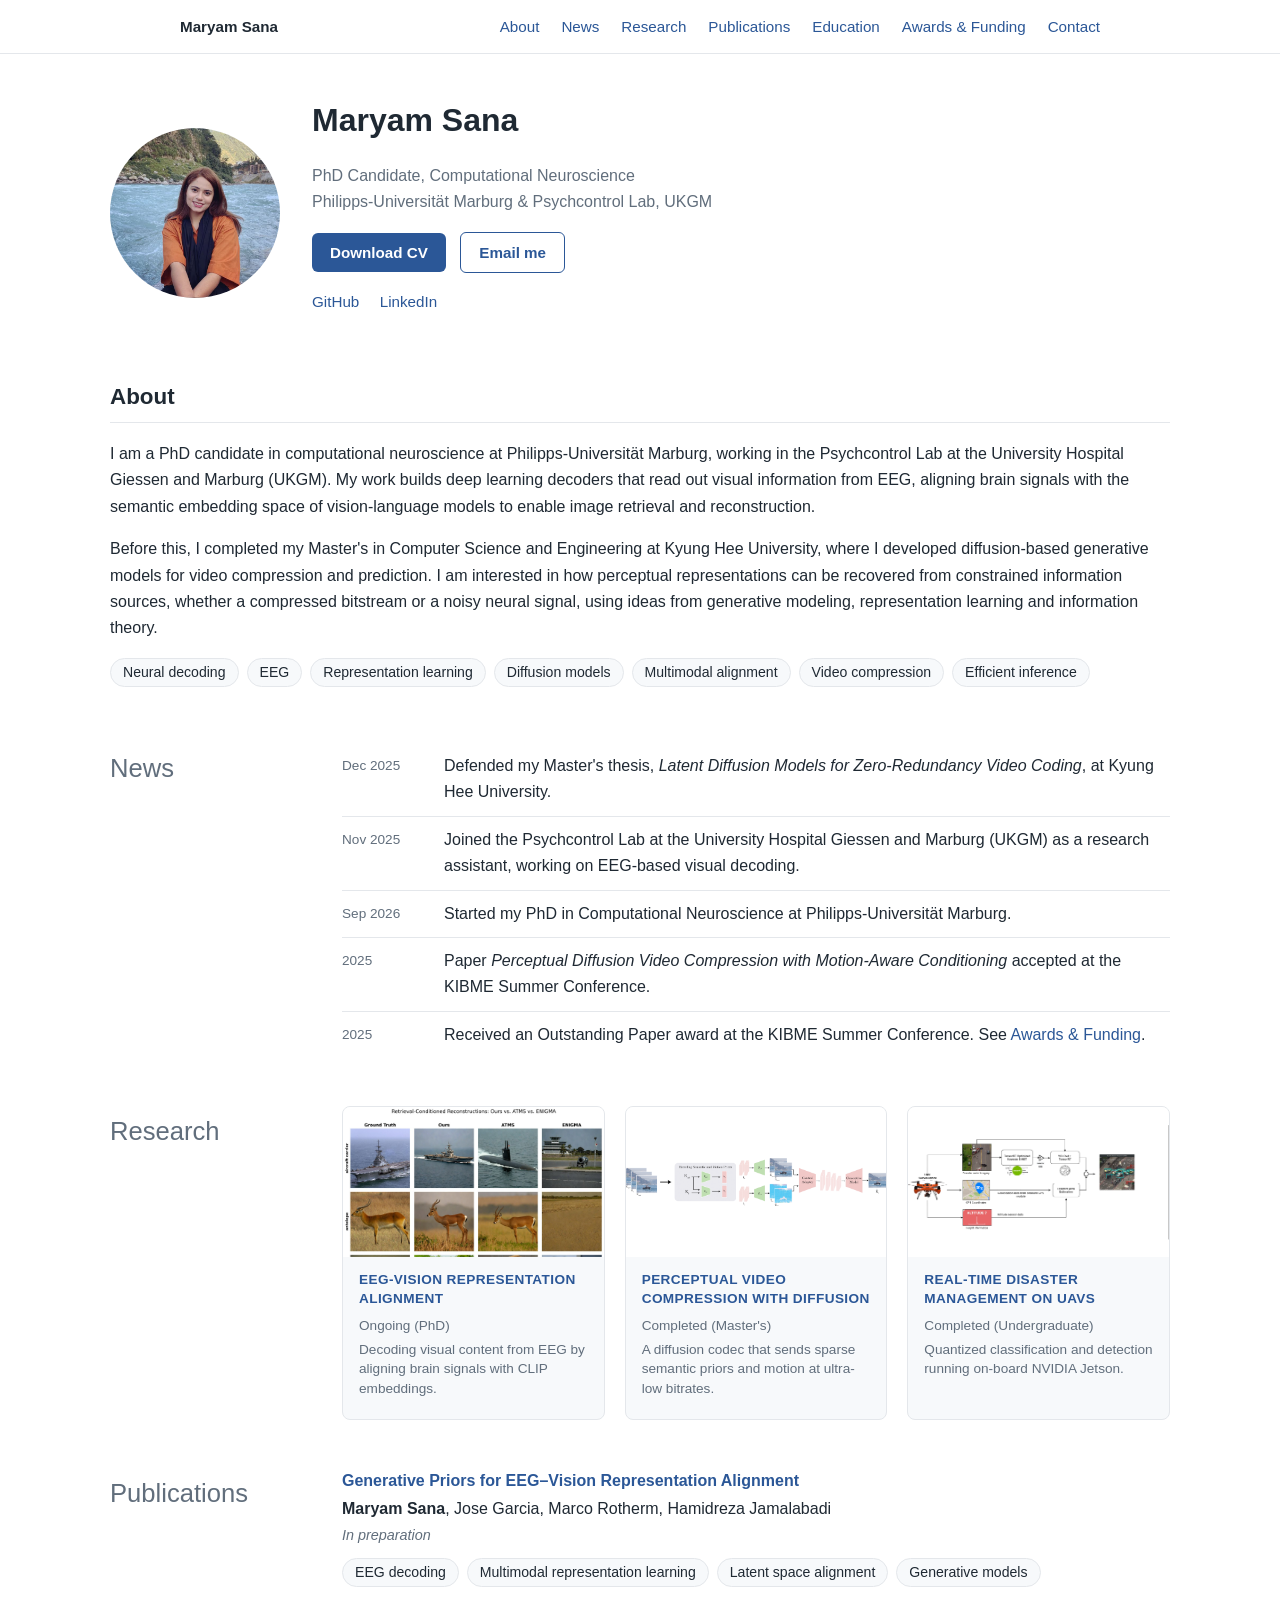
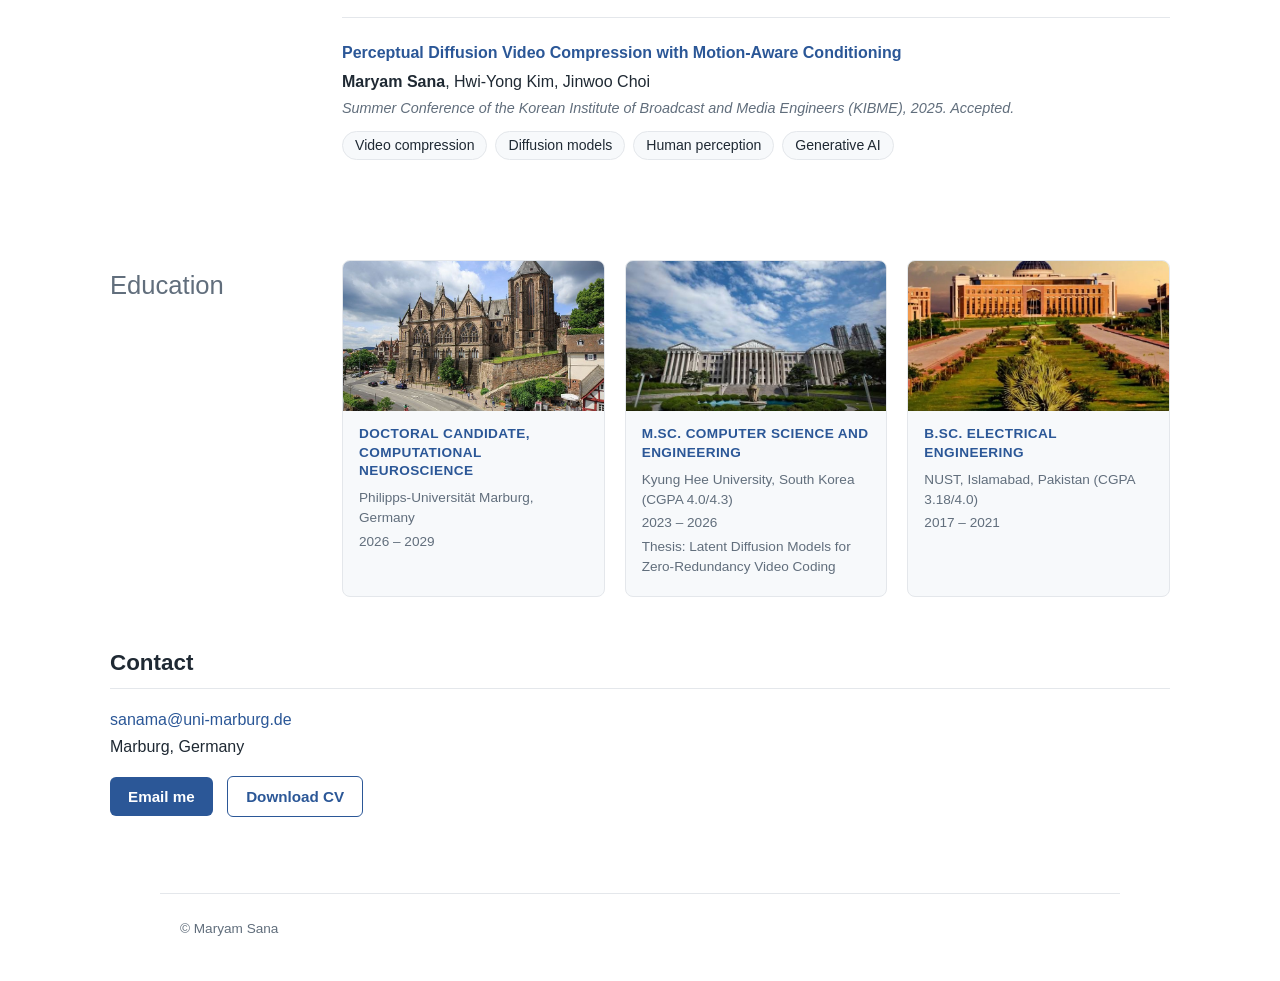
<file: index.html>
<!DOCTYPE html>
<html lang="en">
<head>
    <meta charset="UTF-8">
    <meta name="viewport" content="width=device-width, initial-scale=1.0">
    <title>Maryam Sana | Research Profile</title>
    <meta name="description" content="Maryam Sana: PhD candidate in computational neuroscience at Philipps-Universität Marburg. EEG decoding, generative models, video compression.">
    <link rel="stylesheet" href="style.css">
</head>
<body>

<div class="topnav">
    <div class="inner">
        <a class="brand" href="index.html">Maryam Sana</a>
        <a href="index.html#about">About</a>
        <a href="index.html#news">News</a>
        <a href="index.html#research">Research</a>
        <a href="index.html#publications">Publications</a>
        <a href="index.html#education">Education</a>
        <a href="awards.html">Awards &amp; Funding</a>
        <a href="index.html#contact">Contact</a>
    </div>
</div>

<main>

<div class="hero">
    <img src="profile_pic.jpg" alt="Maryam Sana">
    <div>
        <h1>Maryam Sana</h1>
        <p class="subtitle">
            PhD Candidate, Computational Neuroscience<br>
            Philipps-Universität Marburg &amp; Psychcontrol Lab, UKGM
        </p>
        <p class="buttons">
            <a class="btn" href="cv/Maryam_Sana_CV.pdf" download>Download CV</a>
            <a class="btn btn-outline" href="mailto:sanama@uni-marburg.de">Email me</a>
        </p>
        <p class="links">
            <a href="https://github.com/Maryamsana-1998">GitHub</a>
            <a href="https://linkedin.com/in/maryamsana98/">LinkedIn</a>
        </p>
    </div>
</div>

<section id="about">
    <h2>About</h2>
    <p>
        I am a PhD candidate in computational neuroscience at Philipps-Universität Marburg,
        working in the Psychcontrol Lab at the University Hospital Giessen and Marburg (UKGM).
        My work builds deep learning decoders that read out visual information from EEG, aligning brain
        signals with the semantic embedding space of vision-language models to enable image retrieval
        and reconstruction.
    </p>
    <p>
        Before this, I completed my Master's in Computer Science and Engineering at Kyung Hee University,
        where I developed diffusion-based generative models for video compression and prediction.
        I am interested in how perceptual representations can be recovered from constrained information
        sources, whether a compressed bitstream or a noisy neural signal, using ideas from generative
        modeling, representation learning and information theory.
    </p>
    <ul class="interests">
        <li>Neural decoding</li>
        <li>EEG</li>
        <li>Representation learning</li>
        <li>Diffusion models</li>
        <li>Multimodal alignment</li>
        <li>Video compression</li>
        <li>Efficient inference</li>
    </ul>
</section>



<section id="news" class="split">
    <h2>News</h2>
    <ul class="news">
        <li><span class="date">Dec 2025</span><div>Defended my Master's thesis, <em>Latent Diffusion Models for Zero-Redundancy Video Coding</em>, at Kyung Hee University.</div></li>
        <li><span class="date">Nov 2025</span><div>Joined the Psychcontrol Lab at the University Hospital Giessen and Marburg (UKGM) as a research assistant, working on EEG-based visual decoding.</div></li>
        <li><span class="date">Sep 2026</span><div>Started my PhD in Computational Neuroscience at Philipps-Universit&auml;t Marburg.</div></li>
        <li><span class="date">2025</span><div>Paper <em>Perceptual Diffusion Video Compression with Motion-Aware Conditioning</em> accepted at the KIBME Summer Conference.</div></li>
        <li><span class="date">2025</span><div>Received an Outstanding Paper award at the KIBME Summer Conference. See <a href="awards.html">Awards &amp; Funding</a>.</div></li>
    </ul>
</section>

<section id="research" class="split">
    <h2>Research</h2>
    <div class="grid">
            <a class="gcard" href="projects/eeg.html"><img class="c-img top" src="figures/eeg/sota_recon_comparison_grid_web.jpg" alt="EEG reconstructions"><div class="c-body"><h3>EEG-Vision Representation Alignment</h3><p>Ongoing (PhD)</p><p>Decoding visual content from EEG by aligning brain signals with CLIP embeddings.</p></div></a>
            <a class="gcard" href="projects/video-compression.html"><img class="c-img contain" src="figures/video_compression/enc_dec_pair.png" alt="Encoder and decoder architecture"><div class="c-body"><h3>Perceptual Video Compression with Diffusion</h3><p>Completed (Master's)</p><p>A diffusion codec that sends sparse semantic priors and motion at ultra-low bitrates.</p></div></a>
            <a class="gcard" href="projects/rtdm.html"><img class="c-img contain" src="projects/figs/RTDM_final.png" alt="RTDM module overview"><div class="c-body"><h3>Real-Time Disaster Management on UAVs</h3><p>Completed (Undergraduate)</p><p>Quantized classification and detection running on-board NVIDIA Jetson.</p></div></a>
    </div>
</section>

<section id="publications" class="split">
    <h2>Publications</h2>
    <ul class="pubs">
        <li>
            <div class="pub-title">Generative Priors for EEG&ndash;Vision Representation Alignment</div>
            <div class="pub-authors"><strong>Maryam Sana</strong>, Jose Garcia, Marco Rotherm, Hamidreza Jamalabadi</div>
            <div class="pub-venue">In preparation</div>
            <ul class="interests"><li>EEG decoding</li><li>Multimodal representation learning</li><li>Latent space alignment</li><li>Generative models</li></ul>
        </li>
        <li>
            <div class="pub-title">Perceptual Diffusion Video Compression with Motion-Aware Conditioning</div>
            <div class="pub-authors"><strong>Maryam Sana</strong>, Hwi-Yong Kim, Jinwoo Choi</div>
            <div class="pub-venue">Summer Conference of the Korean Institute of Broadcast and Media Engineers (KIBME), 2025. Accepted.</div>
            <ul class="interests"><li>Video compression</li><li>Diffusion models</li><li>Human perception</li><li>Generative AI</li></ul>
        </li>
    </ul>
</section>

<section id="education" class="split">
    <h2>Education</h2>
    <div class="grid">
            <div class="gcard"><img class="c-img" src="figures/uni-marburg_Rolf_.jpg" alt="Philipps-Universität Marburg"><div class="c-body"><h3>Doctoral Candidate, Computational Neuroscience</h3><p>Philipps-Universität Marburg, Germany</p><p>2026 – 2029</p></div></div>
            <div class="gcard"><img class="c-img" src="figures/kyung_hee_university.jpg" alt="Kyung Hee University"><div class="c-body"><h3>M.Sc. Computer Science and Engineering</h3><p>Kyung Hee University, South Korea (CGPA 4.0/4.3)</p><p>2023 – 2026</p><p>Thesis: Latent Diffusion Models for Zero-Redundancy Video Coding</p></div></div>
            <div class="gcard"><img class="c-img" src="figures/nust_campus.jpg" alt="NUST Islamabad"><div class="c-body"><h3>B.Sc. Electrical Engineering</h3><p>NUST, Islamabad, Pakistan (CGPA 3.18/4.0)</p><p>2017 – 2021</p></div></div>
    </div>
</section>

<section id="contact">
    <h2>Contact</h2>
    <p>
        <a href="mailto:sanama@uni-marburg.de">sanama@uni-marburg.de</a><br>
        Marburg, Germany
    </p>
    <p>
        <a class="btn" href="mailto:sanama@uni-marburg.de">Email me</a>
        <a class="btn btn-outline" href="cv/Maryam_Sana_CV.pdf" download>Download CV</a>
    </p>
</section>

</main>

<footer>&copy; Maryam Sana</footer>

</body>
</html>
</file>
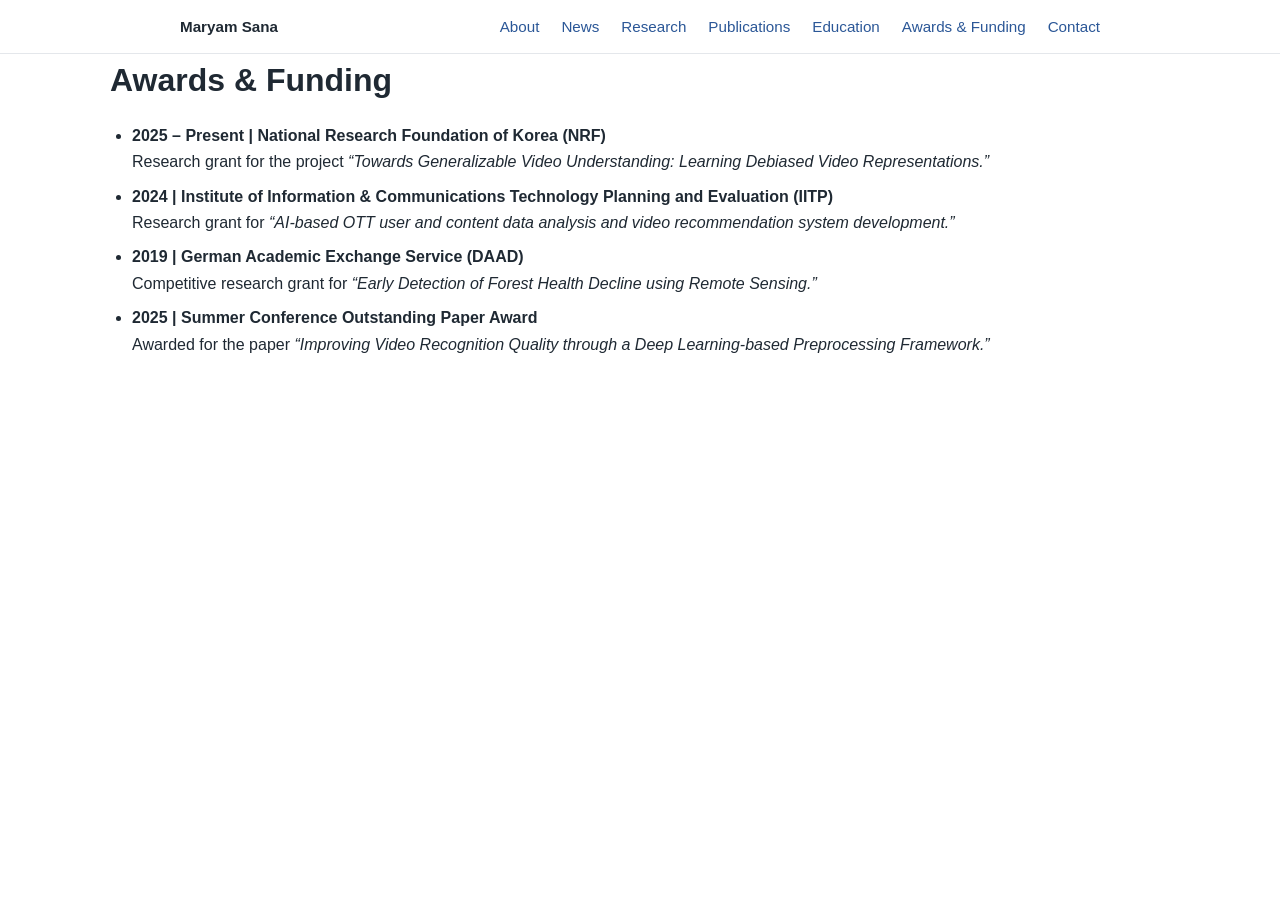
<file: awards.html>
<!DOCTYPE html>
<html lang="en">
<head>
    <meta charset="UTF-8">
    <meta name="viewport" content="width=device-width, initial-scale=1.0">
    <title>Awards & Funding | Maryam Sana</title>
    <link rel="stylesheet" href="style.css">
</head>
<body>

<div class="topnav">
    <div class="inner">
        <a class="brand" href="index.html">Maryam Sana</a>
        <a href="index.html#about">About</a>
        <a href="index.html#news">News</a>
        <a href="index.html#research">Research</a>
        <a href="index.html#publications">Publications</a>
        <a href="index.html#education">Education</a>
        <a href="awards.html">Awards &amp; Funding</a>
        <a href="index.html#contact">Contact</a>
    </div>
</div>
<main>


<h1>Awards & Funding</h1>

<ul>
    <li>
        <strong>2025 – Present | National Research Foundation of Korea (NRF)</strong><br>
        Research grant for the project <em>“Towards Generalizable Video Understanding: Learning Debiased Video Representations.”</em>
    </li>

    <li>
        <strong>2024 | Institute of Information & Communications Technology Planning and Evaluation (IITP)</strong><br>
        Research grant for <em>“AI-based OTT user and content data analysis and video recommendation system development.”</em>
    </li>

    <li>
        <strong>2019 | German Academic Exchange Service (DAAD)</strong><br>
        Competitive research grant for <em>“Early Detection of Forest Health Decline using Remote Sensing.”</em>
    </li>

    <li>
        <strong>2025 | Summer Conference Outstanding Paper Award</strong><br>
        Awarded for the paper <em>“Improving Video Recognition Quality through a Deep Learning-based Preprocessing Framework.”</em>
    </li>
</ul>

</main>
</body>
</html>
</file>
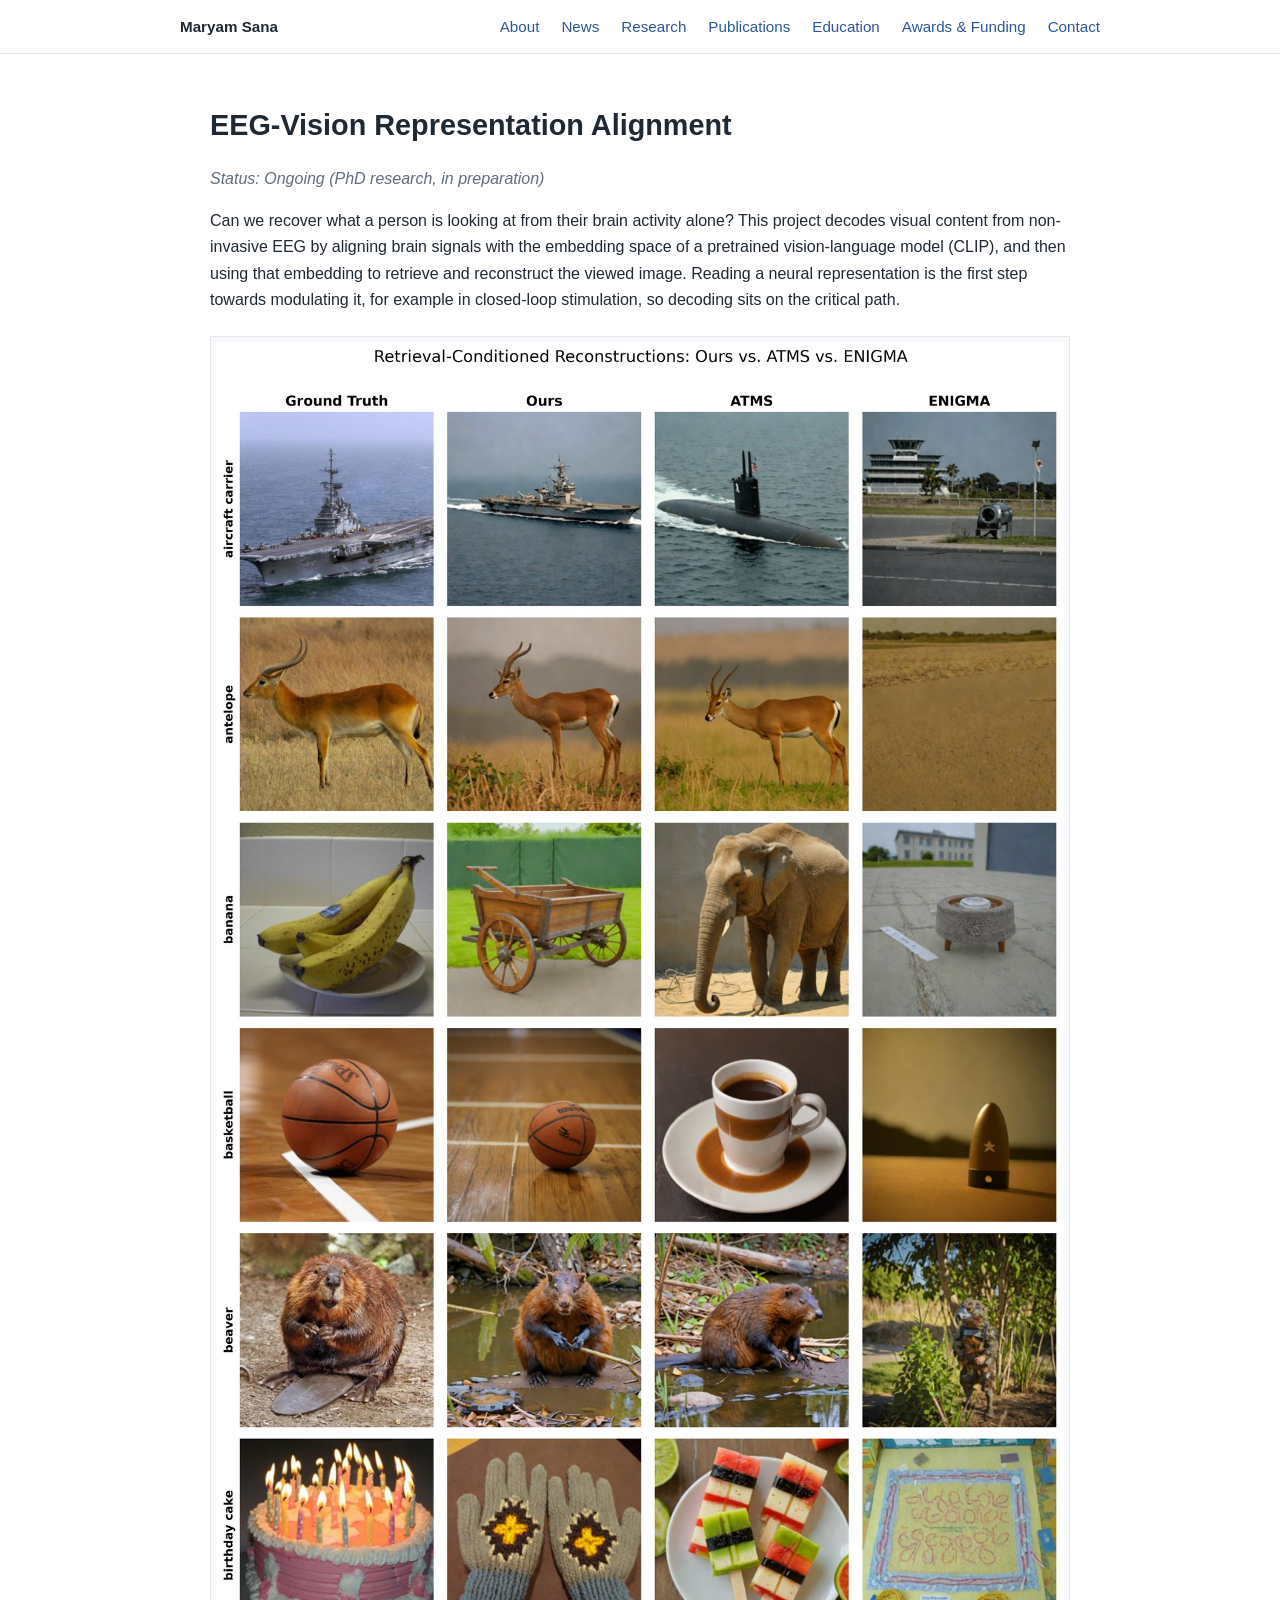
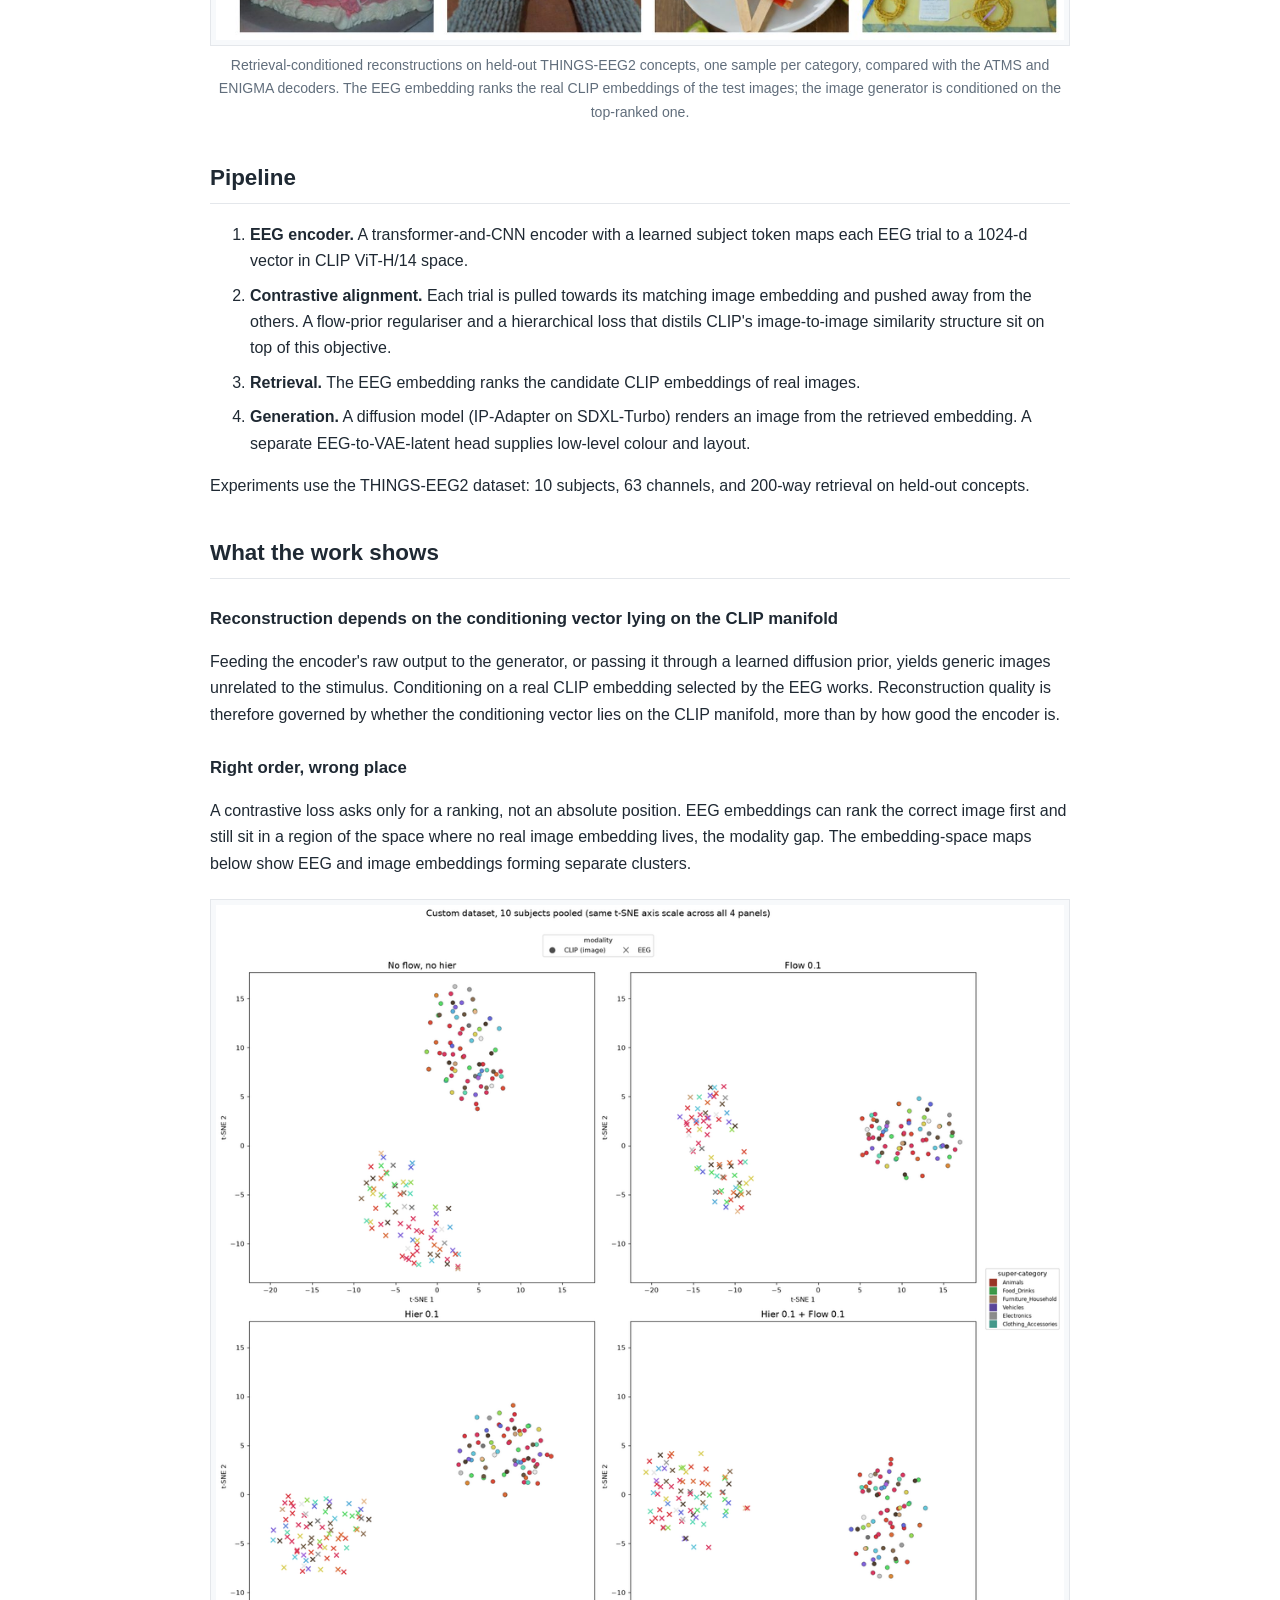
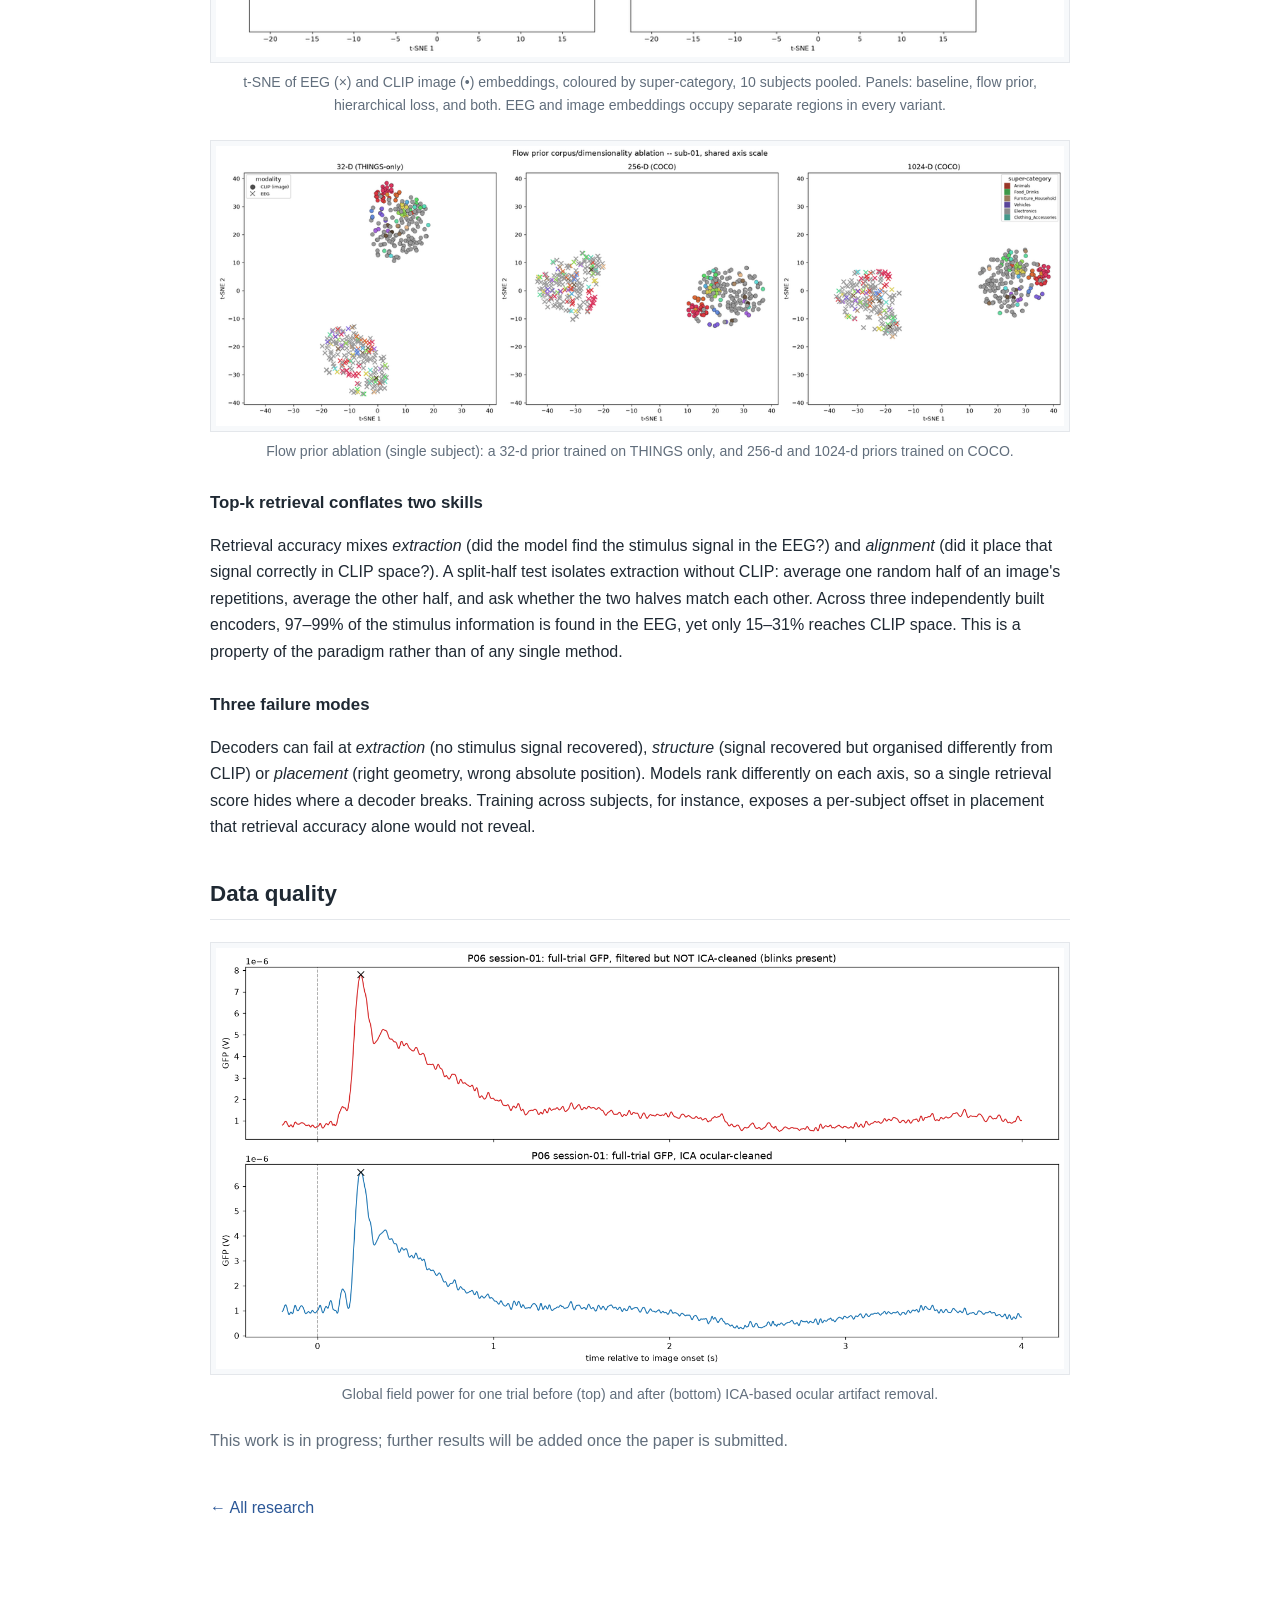
<file: projects/eeg.html>
<!DOCTYPE html>
<html lang="en">
<head>
    <meta charset="UTF-8">
    <meta name="viewport" content="width=device-width, initial-scale=1.0">
    <title>EEG-Vision Representation Alignment | Maryam Sana</title>
    <link rel="stylesheet" href="../style.css">
</head>
<body>
<div class="topnav">
    <div class="inner">
        <a class="brand" href="../index.html">Maryam Sana</a>
        <a href="../index.html#about">About</a>
        <a href="../index.html#news">News</a>
        <a href="../index.html#research">Research</a>
        <a href="../index.html#publications">Publications</a>
        <a href="../index.html#education">Education</a>
        <a href="../awards.html">Awards &amp; Funding</a>
        <a href="../index.html#contact">Contact</a>
    </div>
</div>
<main class="project">
<section>
    <h1>EEG-Vision Representation Alignment</h1>
    <p class="status">Status: Ongoing (PhD research, in preparation)</p>

    <p>
        Can we recover what a person is looking at from their brain activity alone? This project decodes
        visual content from non-invasive EEG by aligning brain signals with the embedding space of a
        pretrained vision-language model (CLIP), and then using that embedding to retrieve and
        reconstruct the viewed image. Reading a neural representation is the first step towards
        modulating it, for example in closed-loop stimulation, so decoding sits on the critical path.
    </p>

    <figure class="pfig">
        <img class="fig fig-tall" src="../figures/eeg/sota_recon_comparison_grid_web.jpg" alt="Retrieval-conditioned reconstructions: ground truth, ours, ATMS and ENIGMA">
        <figcaption>Retrieval-conditioned reconstructions on held-out THINGS-EEG2 concepts, one sample per category, compared with the ATMS and ENIGMA decoders. The EEG embedding ranks the real CLIP embeddings of the test images; the image generator is conditioned on the top-ranked one.</figcaption>
    </figure>

    <h2>Pipeline</h2>
    <ol>
        <li><strong>EEG encoder.</strong> A transformer-and-CNN encoder with a learned subject token maps each EEG trial to a 1024-d vector in CLIP ViT-H/14 space.</li>
        <li><strong>Contrastive alignment.</strong> Each trial is pulled towards its matching image embedding and pushed away from the others. A flow-prior regulariser and a hierarchical loss that distils CLIP's image-to-image similarity structure sit on top of this objective.</li>
        <li><strong>Retrieval.</strong> The EEG embedding ranks the candidate CLIP embeddings of real images.</li>
        <li><strong>Generation.</strong> A diffusion model (IP-Adapter on SDXL-Turbo) renders an image from the retrieved embedding. A separate EEG-to-VAE-latent head supplies low-level colour and layout.</li>
    </ol>
    <p>
        Experiments use the THINGS-EEG2 dataset: 10 subjects, 63 channels, and 200-way retrieval on held-out concepts.
    </p>

    <h2>What the work shows</h2>
    <h3>Reconstruction depends on the conditioning vector lying on the CLIP manifold</h3>
    <p>
        Feeding the encoder's raw output to the generator, or passing it through a learned diffusion prior,
        yields generic images unrelated to the stimulus. Conditioning on a real CLIP embedding selected by
        the EEG works. Reconstruction quality is therefore governed by whether the conditioning vector lies on the
        CLIP manifold, more than by how good the encoder is.
    </p>

    <h3>Right order, wrong place</h3>
    <p>
        A contrastive loss asks only for a ranking, not an absolute position. EEG embeddings can rank the correct
        image first and still sit in a region of the space where no real image embedding lives, the
        modality gap. The embedding-space maps below show EEG and image embeddings forming separate clusters.
    </p>

    <figure class="pfig">
        <img class="fig fig-wide" src="../figures/eeg/flow_prior_tsne_custom_4way_2x2.png" alt="t-SNE of EEG and CLIP image embeddings under four training variants">
        <figcaption>t-SNE of EEG (&times;) and CLIP image (&bull;) embeddings, coloured by super-category, 10 subjects pooled. Panels: baseline, flow prior, hierarchical loss, and both. EEG and image embeddings occupy separate regions in every variant.</figcaption>
    </figure>

    <figure class="pfig">
        <img class="fig fig-wide" src="../figures/eeg/flow_prior_tsne_dimension_ablation_3way.png" alt="t-SNE of the flow prior at different dimensionalities and corpora">
        <figcaption>Flow prior ablation (single subject): a 32-d prior trained on THINGS only, and 256-d and 1024-d priors trained on COCO.</figcaption>
    </figure>

    <h3>Top-k retrieval conflates two skills</h3>
    <p>
        Retrieval accuracy mixes <em>extraction</em> (did the model find the stimulus signal in the EEG?) and
        <em>alignment</em> (did it place that signal correctly in CLIP space?). A split-half test isolates extraction
        without CLIP: average one random half of an image's repetitions, average the other half, and ask whether the two
        halves match each other. Across three independently built encoders, 97&ndash;99% of the stimulus information
        is found in the EEG, yet only 15&ndash;31% reaches CLIP space. This is a property of the paradigm rather than of any single method.
    </p>

    <h3>Three failure modes</h3>
    <p>
        Decoders can fail at <em>extraction</em> (no stimulus signal recovered), <em>structure</em> (signal recovered
        but organised differently from CLIP) or <em>placement</em> (right geometry, wrong absolute position). Models
        rank differently on each axis, so a single retrieval score hides where a decoder breaks. Training across
        subjects, for instance, exposes a per-subject offset in placement that retrieval accuracy alone would not reveal.
    </p>

    <h2>Data quality</h2>
    <figure class="pfig">
        <img class="fig" src="../figures/eeg/qc_blink_subepochs/P06_full_trial_gfp_raw_vs_cleaned.png" alt="Global field power, raw versus ICA-cleaned">
        <figcaption>Global field power for one trial before (top) and after (bottom) ICA-based ocular artifact removal.</figcaption>
    </figure>

    <p class="muted">
        This work is in progress; further results will be added once the paper is submitted.
    </p>

    <p class="back"><a href="../index.html#research">&larr; All research</a></p>
</section>
</main>
</body>
</html>
</file>
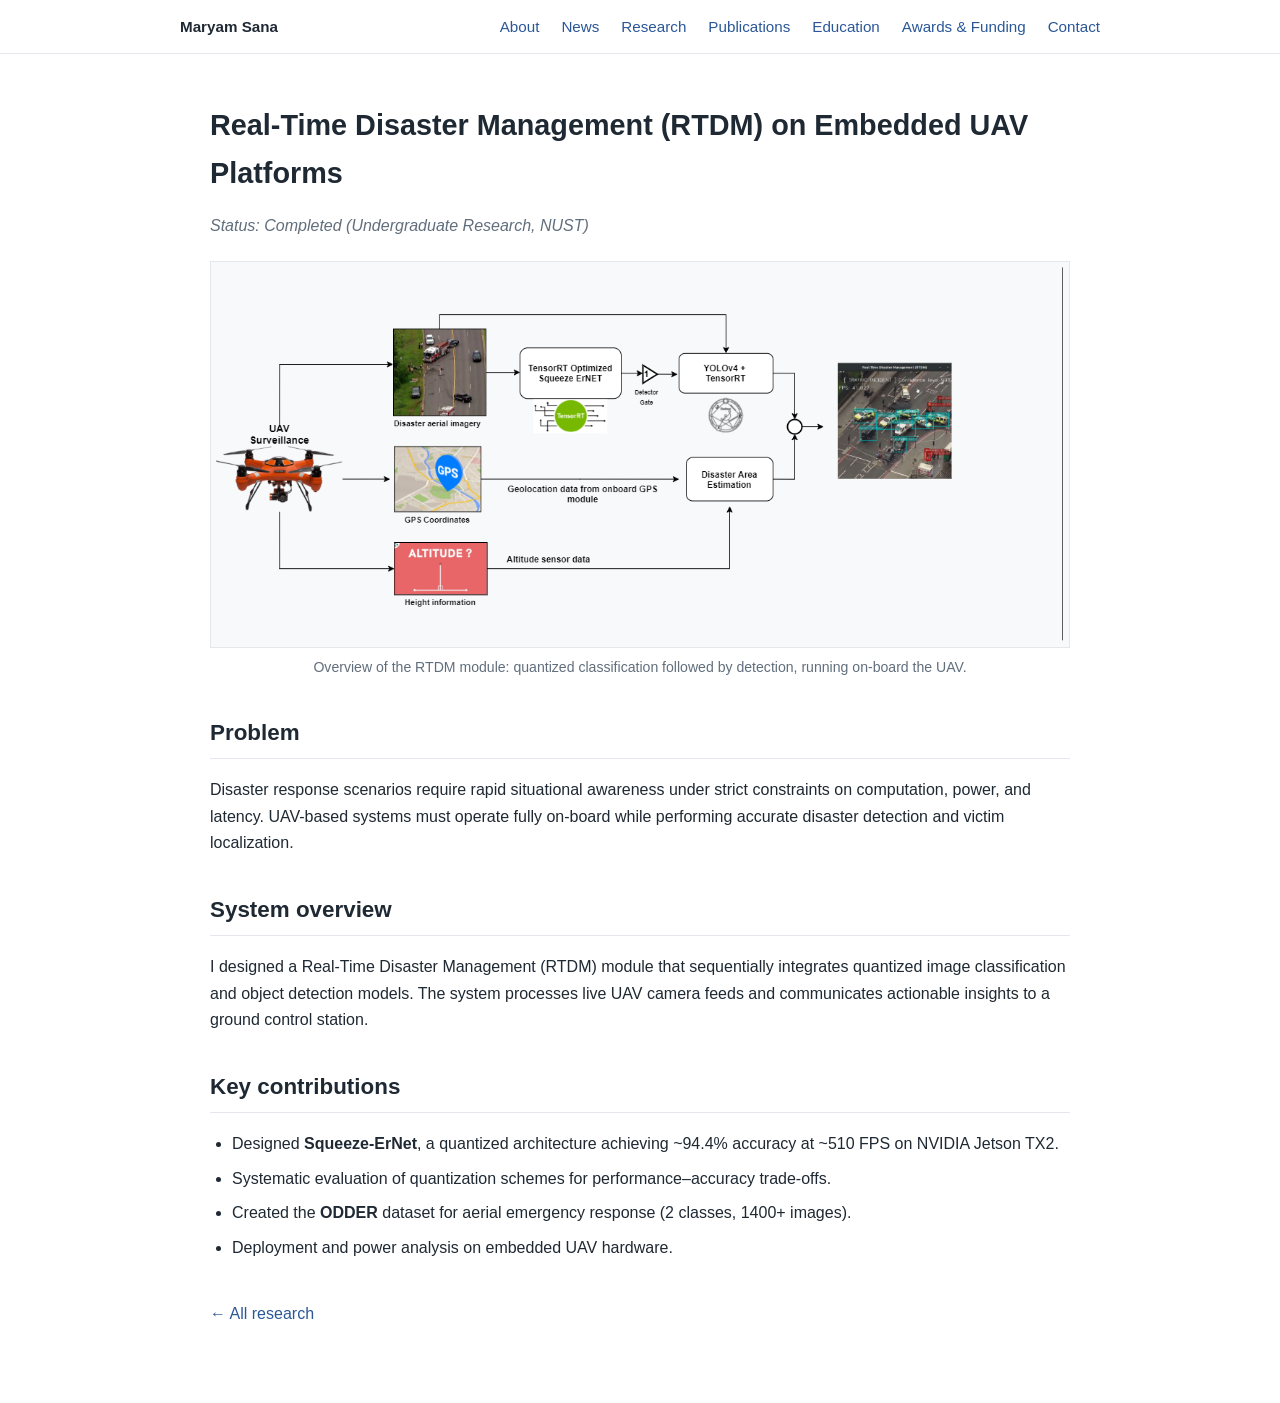
<file: projects/rtdm.html>
<!DOCTYPE html>
<html lang="en">
<head>
    <meta charset="UTF-8">
    <meta name="viewport" content="width=device-width, initial-scale=1.0">
    <title>Real-Time Disaster Management on UAVs | Maryam Sana</title>
    <link rel="stylesheet" href="../style.css">
</head>
<body>
<div class="topnav">
    <div class="inner">
        <a class="brand" href="../index.html">Maryam Sana</a>
        <a href="../index.html#about">About</a>
        <a href="../index.html#news">News</a>
        <a href="../index.html#research">Research</a>
        <a href="../index.html#publications">Publications</a>
        <a href="../index.html#education">Education</a>
        <a href="../awards.html">Awards &amp; Funding</a>
        <a href="../index.html#contact">Contact</a>
    </div>
</div>
<main class="project">
<section>
    <h1>Real-Time Disaster Management (RTDM) on Embedded UAV Platforms</h1>
    <p class="status">Status: Completed (Undergraduate Research, NUST)</p>

    <figure class="pfig">
        <img class="fig" src="../projects/figs/RTDM_final.png" alt="RTDM module overview">
        <figcaption>Overview of the RTDM module: quantized classification followed by detection, running on-board the UAV.</figcaption>
    </figure>

    <h2>Problem</h2>
    <p>
        Disaster response scenarios require rapid situational awareness under strict
        constraints on computation, power, and latency. UAV-based systems must operate
        fully on-board while performing accurate disaster detection and victim localization.
    </p>

    <h2>System overview</h2>
    <p>
        I designed a Real-Time Disaster Management (RTDM) module that sequentially integrates
        quantized image classification and object detection models. The system processes
        live UAV camera feeds and communicates actionable insights to a ground control station.
    </p>

    <h2>Key contributions</h2>
    <ul>
        <li>Designed <strong>Squeeze-ErNet</strong>, a quantized architecture achieving ~94.4% accuracy at ~510 FPS on NVIDIA Jetson TX2.</li>
        <li>Systematic evaluation of quantization schemes for performance&ndash;accuracy trade-offs.</li>
        <li>Created the <strong>ODDER</strong> dataset for aerial emergency response (2 classes, 1400+ images).</li>
        <li>Deployment and power analysis on embedded UAV hardware.</li>
    </ul>

    <p class="back"><a href="../index.html#research">&larr; All research</a></p>
</section>
</main>
</body>
</html>
</file>
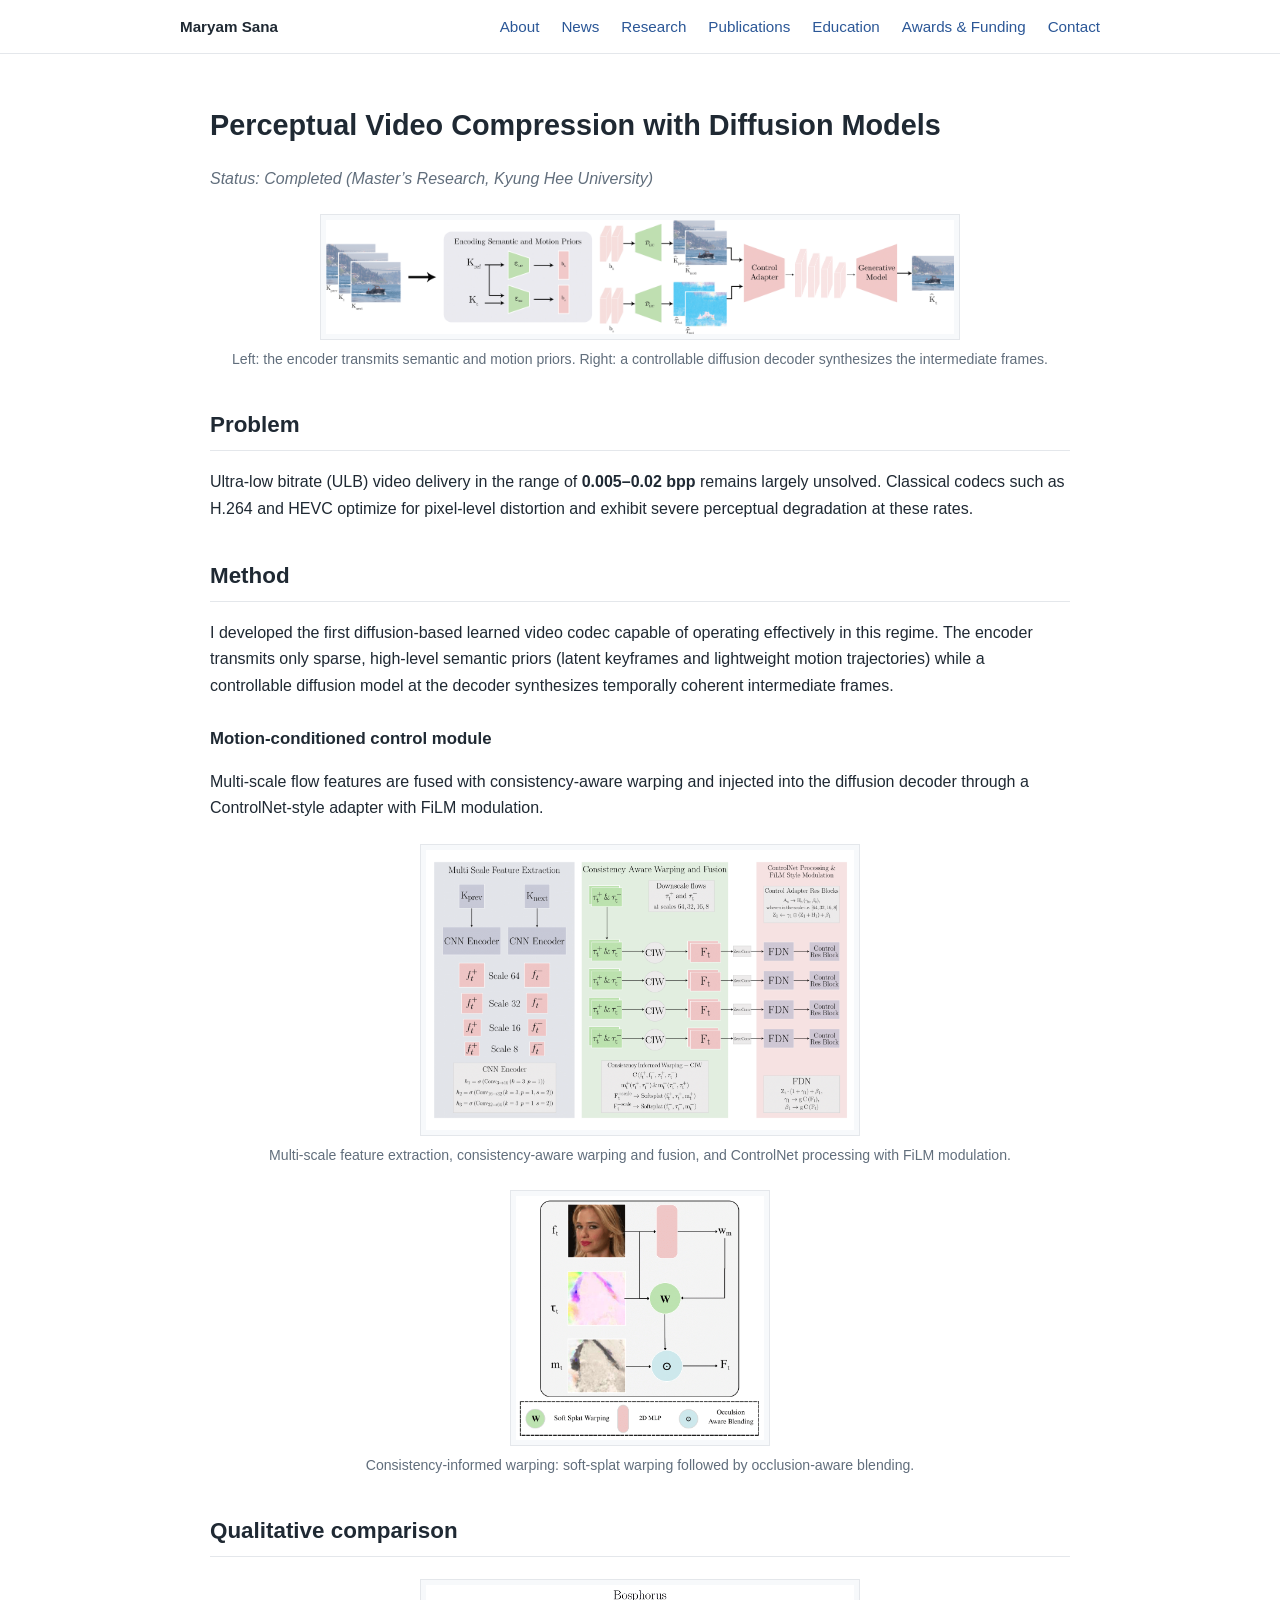
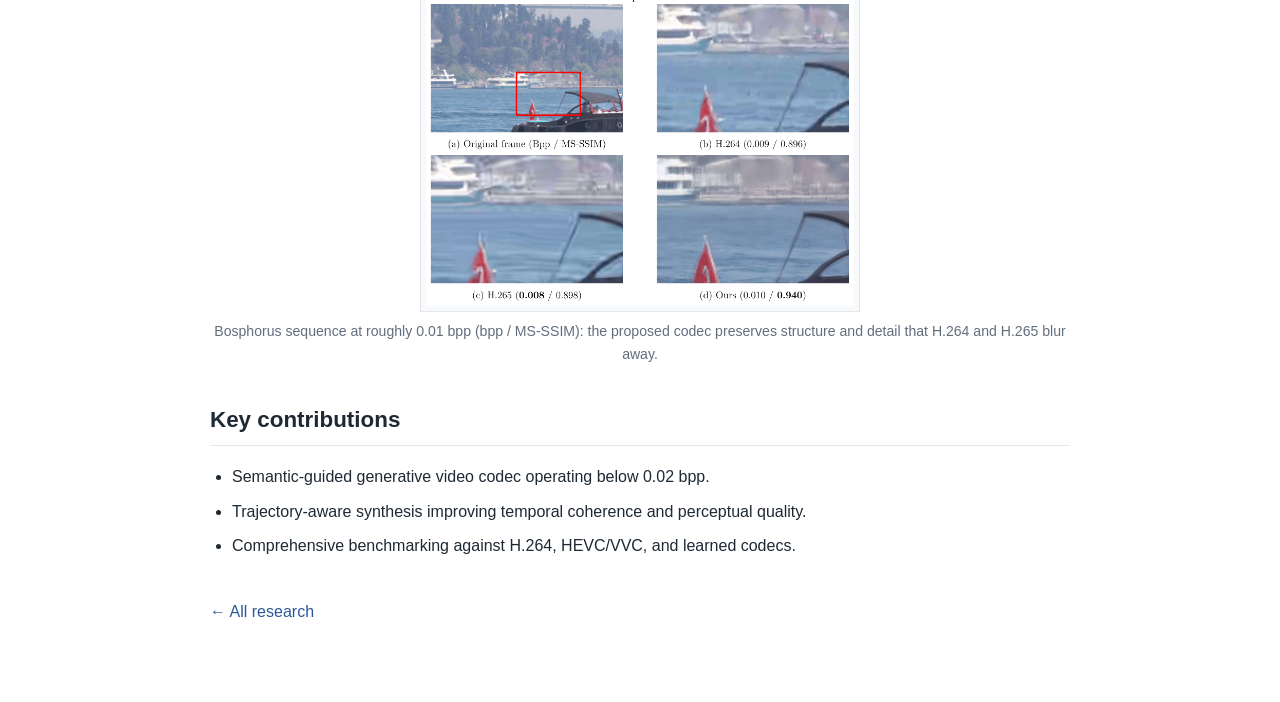
<file: projects/video-compression.html>
<!DOCTYPE html>
<html lang="en">
<head>
    <meta charset="UTF-8">
    <meta name="viewport" content="width=device-width, initial-scale=1.0">
    <title>Perceptual Video Compression with Diffusion | Maryam Sana</title>
    <link rel="stylesheet" href="../style.css">
</head>
<body>
<div class="topnav">
    <div class="inner">
        <a class="brand" href="../index.html">Maryam Sana</a>
        <a href="../index.html#about">About</a>
        <a href="../index.html#news">News</a>
        <a href="../index.html#research">Research</a>
        <a href="../index.html#publications">Publications</a>
        <a href="../index.html#education">Education</a>
        <a href="../awards.html">Awards &amp; Funding</a>
        <a href="../index.html#contact">Contact</a>
    </div>
</div>
<main class="project">
<section>
    <h1>Perceptual Video Compression with Diffusion Models</h1>
    <p class="status">Status: Completed (Master&rsquo;s Research, Kyung Hee University)</p>

    <figure class="pfig">
        <img class="fig fig-pair" src="../figures/video_compression/enc_dec_pair.png" alt="Encoder and decoder architecture side by side">
        <figcaption>Left: the encoder transmits semantic and motion priors. Right: a controllable diffusion decoder synthesizes the intermediate frames.</figcaption>
    </figure>

    <h2>Problem</h2>
    <p>
        Ultra-low bitrate (ULB) video delivery in the range of <strong>0.005&ndash;0.02 bpp</strong>
        remains largely unsolved. Classical codecs such as H.264 and HEVC optimize for
        pixel-level distortion and exhibit severe perceptual degradation at these rates.
    </p>

    <h2>Method</h2>
    <p>
        I developed the first diffusion-based learned video codec capable of operating
        effectively in this regime. The encoder transmits only sparse, high-level semantic
        priors (latent keyframes and lightweight motion trajectories) while a controllable
        diffusion model at the decoder synthesizes temporally coherent intermediate frames.
    </p>

    <h3>Motion-conditioned control module</h3>
    <p>
        Multi-scale flow features are fused with consistency-aware warping and injected into the
        diffusion decoder through a ControlNet-style adapter with FiLM modulation.
    </p>
    <figure class="pfig">
        <img class="fig fig-med" src="../figures/video_compression/BiFca-1.png" alt="Bidirectional consistency-aware control module">
        <figcaption>Multi-scale feature extraction, consistency-aware warping and fusion, and ControlNet processing with FiLM modulation.</figcaption>
    </figure>

    <figure class="pfig">
        <img class="fig fig-xs" src="../projects/figs/ciw-1.png" alt="Consistency-informed warping: soft-splat warping with occlusion-aware blending">
        <figcaption>Consistency-informed warping: soft-splat warping followed by occlusion-aware blending.</figcaption>
    </figure>

    <h2>Qualitative comparison</h2>
    <figure class="pfig">
        <img class="fig fig-med" src="../figures/video_compression/visual_quality_comparison-1.png" alt="Visual comparison with H.264 and H.265 at about 0.01 bpp">
        <figcaption>Bosphorus sequence at roughly 0.01 bpp (bpp / MS-SSIM): the proposed codec preserves structure and detail that H.264 and H.265 blur away.</figcaption>
    </figure>

    <h2>Key contributions</h2>
    <ul>
        <li>Semantic-guided generative video codec operating below 0.02 bpp.</li>
        <li>Trajectory-aware synthesis improving temporal coherence and perceptual quality.</li>
        <li>Comprehensive benchmarking against H.264, HEVC/VVC, and learned codecs.</li>
    </ul>

    <p class="back"><a href="../index.html#research">&larr; All research</a></p>
</section>
</main>
</body>
</html>
</file>
<file: style.css>
:root {
    --bg: #ffffff;
    --fg: #1f2933;
    --muted: #616e7c;
    --accent: #2b5797;
    --line: #e4e7eb;
    --card: #f7f9fb;
}
@media (prefers-color-scheme: dark) {
    :root {
        --bg: #14181d;
        --fg: #e4e7eb;
        --muted: #9aa5b1;
        --accent: #7aa7e6;
        --line: #2a323b;
        --card: #1b2128;
    }
}
* { box-sizing: border-box; }
html { scroll-behavior: smooth; scroll-padding-top: 70px; }
body {
    margin: 0;
    background: var(--bg);
    color: var(--fg);
    font-family: -apple-system, "Segoe UI", Roboto, Helvetica, Arial, sans-serif;
    line-height: 1.65;
}
a { color: var(--accent); text-decoration: none; }
a:hover { text-decoration: underline; }

.topnav {
    position: sticky;
    top: 0;
    z-index: 10;
    background: var(--bg);
    border-bottom: 1px solid var(--line);
}
.topnav .inner {
    max-width: 960px;
    margin: 0 auto;
    padding: 14px 20px;
    display: flex;
    flex-wrap: wrap;
    gap: 6px 22px;
    align-items: center;
}
.topnav .brand { font-weight: 700; color: var(--fg); margin-right: auto; }
.topnav a { font-size: 0.95rem; }

main { max-width: 960px; margin: 0 auto; padding: 0 20px 60px; }
section { padding-top: 48px; }
h1 { margin: 0 0 4px; font-size: 2rem; }
h2 {
    margin: 0 0 18px;
    font-size: 1.4rem;
    border-bottom: 1px solid var(--line);
    padding-bottom: 6px;
}
h3 { margin: 26px 0 6px; font-size: 1.05rem; }
.muted, .subtitle { color: var(--muted); }

.hero { display: flex; gap: 32px; align-items: center; padding-top: 40px; }
.hero img {
    width: 170px;
    height: 170px;
    border-radius: 50%;
    object-fit: cover;
    flex-shrink: 0;
}
.hero .links a { margin-right: 16px; font-size: 0.95rem; }

.interests { display: flex; flex-wrap: wrap; gap: 8px; padding: 0; list-style: none; margin: 10px 0 0; }
.interests li {
    background: var(--card);
    border: 1px solid var(--line);
    border-radius: 999px;
    padding: 2px 12px;
    font-size: 0.88rem;
}

.entry { display: grid; grid-template-columns: 150px 1fr; gap: 6px 24px; margin-bottom: 26px; }
.entry .when { color: var(--muted); font-size: 0.9rem; }
.entry .role { font-weight: 600; }
.entry .where { color: var(--muted); }
.entry ul { margin: 8px 0 0; padding-left: 20px; }
.entry li { margin-bottom: 4px; }

.cards { display: grid; grid-template-columns: repeat(auto-fit, minmax(260px, 1fr)); gap: 18px; }
.card {
    background: var(--card);
    border: 1px solid var(--line);
    border-radius: 10px;
    padding: 16px 18px;
}
.card h3 { margin-top: 0; }
.card .status { font-size: 0.82rem; color: var(--muted); font-style: italic; }

/* detail pages */
img.fig {
    max-width: 100%;
    margin: 16px 0;
    border: 1px solid var(--line);
    padding: 5px;
    background: var(--card);
}
.status { font-style: italic; color: var(--muted); }
ul { padding-left: 22px; }
li { margin-bottom: 8px; }

footer { max-width: 960px; margin: 0 auto; padding: 24px 20px 40px; color: var(--muted); font-size: 0.85rem; border-top: 1px solid var(--line); }

@media (max-width: 640px) {
    .hero { flex-direction: column; text-align: center; }
    .entry { grid-template-columns: 1fr; }
}

.btn {
    display: inline-block;
    padding: 7px 18px;
    border-radius: 6px;
    background: var(--accent);
    color: var(--bg);
    font-size: 0.95rem;
    font-weight: 600;
    margin-right: 10px;
}
.btn:hover { text-decoration: none; opacity: 0.9; }
.btn-outline { background: transparent; color: var(--accent); border: 1px solid var(--accent); }
.entry .role a { color: inherit; }

.thumb {
    display: block;
    width: 100%;
    max-width: 150px;
    aspect-ratio: 3 / 2;
    object-fit: cover;
    border-radius: 6px;
    border: 1px solid var(--line);
    margin-top: 8px;
}
.card-img {
    display: block;
    width: 100%;
    height: 150px;
    object-fit: cover;
    border-radius: 6px;
    margin-bottom: 12px;
}
.card-img.contain { object-fit: contain; background: #fff; border: 1px solid var(--line); }
.hero-img {
    display: block;
    width: 100%;
    max-height: 280px;
    object-fit: cover;
    border-radius: 8px;
    margin: 14px 0 6px;
}
img.fig-small { max-width: 360px; display: block; }

.fig-row { display: flex; gap: 16px; align-items: flex-start; }
.fig-row figure { flex: 1 1 0; margin: 0; min-width: 0; }
.fig-row img.fig { width: 100%; margin: 0; }
.fig-row figcaption { text-align: center; font-size: 0.9rem; color: var(--muted); margin-top: 6px; }
@media (max-width: 640px) { .fig-row { flex-direction: column; } }

img.fig-tall { max-width: 620px; display: block; margin-left: auto; margin-right: auto; }

/* sample-style sections: title left, card grid right */
main { max-width: 1100px; }
.hero { padding-top: 40px; }
section.split {
    display: grid;
    grid-template-columns: 200px 1fr;
    gap: 0 32px;
    align-items: start;
}
section.split > h2 { border-bottom: 0; font-size: 1.6rem; font-weight: 400; color: var(--muted); padding-top: 4px; }
.grid { display: grid; grid-template-columns: repeat(3, minmax(0, 1fr)); gap: 20px; }
.gcard {
    display: flex;
    flex-direction: column;
    background: var(--card);
    border: 1px solid var(--line);
    border-radius: 8px;
    overflow: hidden;
    color: var(--fg);
    transition: transform .15s, box-shadow .15s;
}
a.gcard:hover { text-decoration: none; transform: translateY(-3px); box-shadow: 0 6px 18px rgba(0,0,0,.18); }
.c-img { display: block; width: 100%; height: 150px; object-fit: cover; }
.c-img.contain { object-fit: contain; background: #fff; }
.c-ph {
    display: flex; align-items: center; justify-content: center;
    background: var(--line); color: var(--muted); font-weight: 700; font-size: 1.1rem; letter-spacing: .04em;
}
.c-body { padding: 14px 16px 16px; flex: 1; }
.c-body h3 { margin: 0 0 8px; font-size: .85rem; text-transform: uppercase; letter-spacing: .03em; color: var(--accent); line-height: 1.35; }
.c-body p { margin: 0 0 4px; font-size: .85rem; color: var(--muted); line-height: 1.45; }
@media (max-width: 900px) {
    section.split { grid-template-columns: 1fr; }
    .grid { grid-template-columns: repeat(2, minmax(0, 1fr)); }
}
@media (max-width: 560px) { .grid { grid-template-columns: 1fr; } }

/* project pages */
main.project { max-width: 900px; }
main.project h1 { font-size: 1.8rem; margin-bottom: 6px; }
main.project h2 { margin-top: 36px; }
.pfig { margin: 22px 0; }
.pfig img.fig { display: block; margin: 0 auto; max-width: 100%; }
.pfig figcaption { margin-top: 8px; font-size: .88rem; color: var(--muted); text-align: center; }
img.fig-wide { width: 100%; }
.c-img.top { object-position: top; }
.back { margin-top: 40px; }

.pfig img.fig.fig-pair { max-width: 640px; }
.pfig img.fig.fig-med { max-width: 440px; }
.pfig img.fig.fig-xs { max-width: 260px; }

/* news and publications */
.news, .pubs { list-style: none; padding: 0; margin: 0; }
.news li { display: grid; grid-template-columns: 90px 1fr; gap: 12px; padding: 10px 0; border-bottom: 1px solid var(--line); margin: 0; }
.news li:last-child { border-bottom: 0; }
.news .date { color: var(--muted); font-size: .85rem; padding-top: 2px; }
.pubs > li { padding: 0 0 22px; margin: 0 0 22px; border-bottom: 1px solid var(--line); }
.pubs > li:last-child { border-bottom: 0; }
.pub-title { font-weight: 600; color: var(--accent); }
.pub-authors { margin-top: 2px; }
.pub-venue { color: var(--muted); font-size: .9rem; font-style: italic; margin-top: 2px; }
@media (max-width: 560px) { .news li { grid-template-columns: 1fr; gap: 2px; } }
</file>
